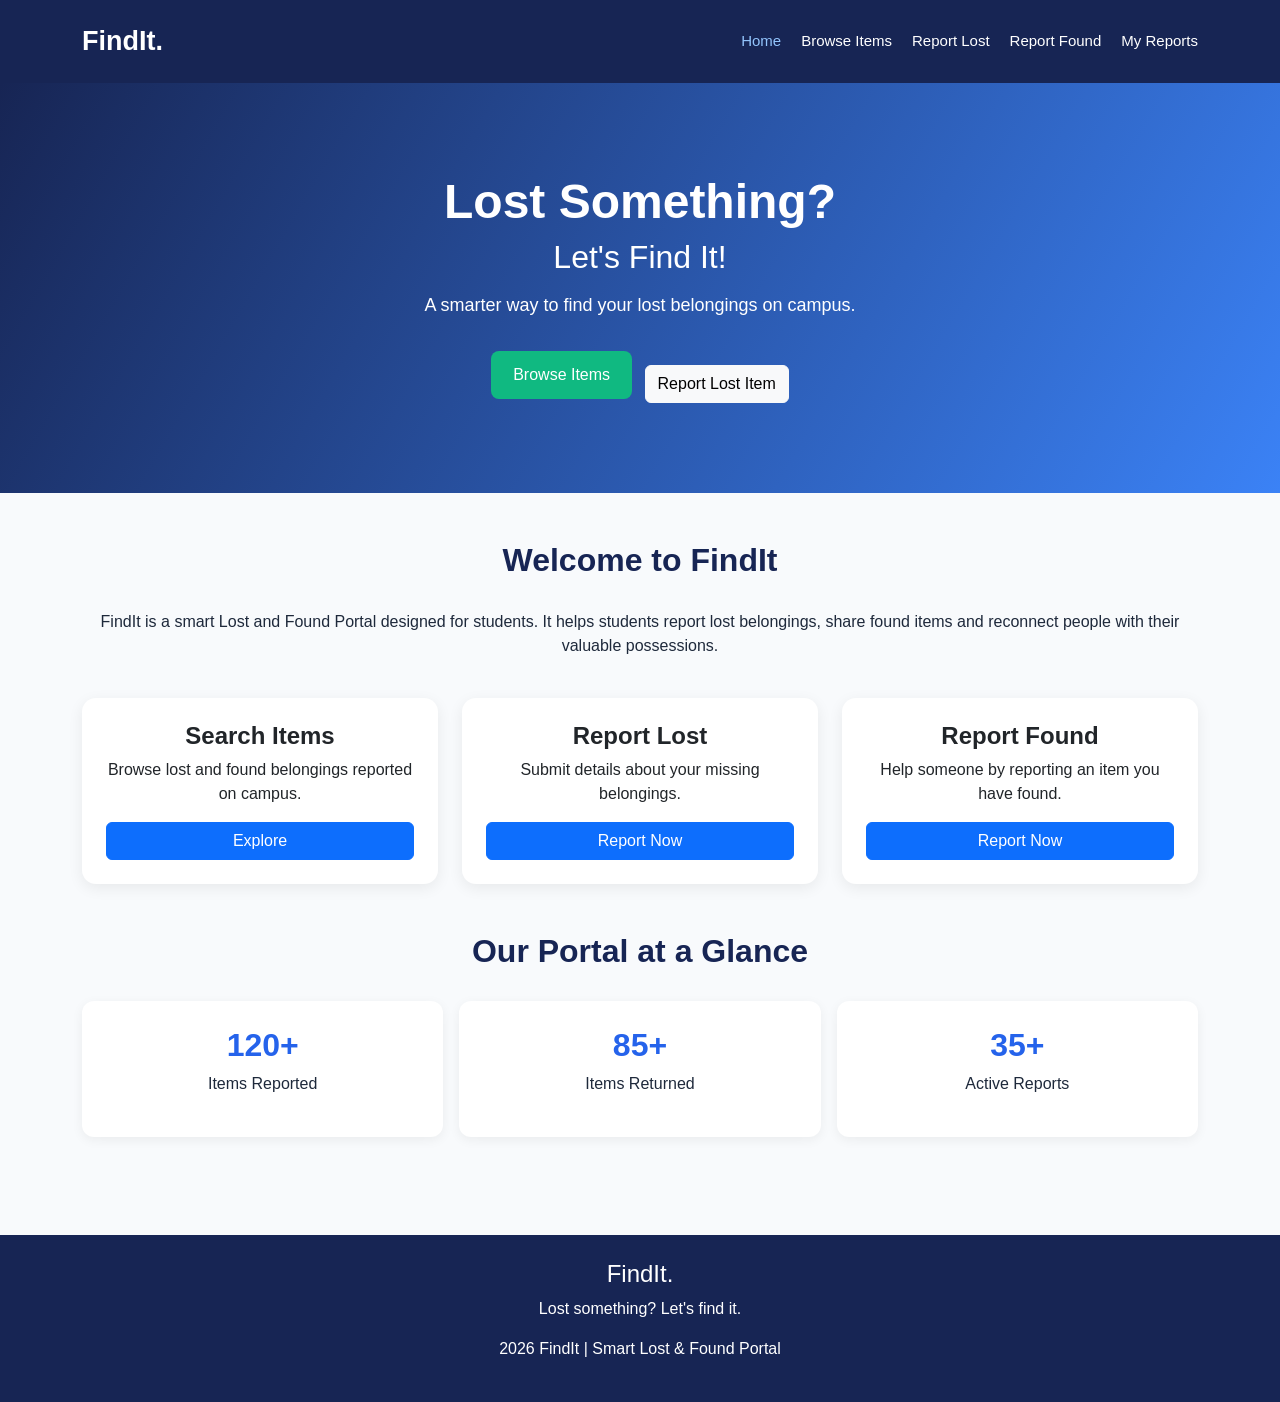
<file: index.html>
<!DOCTYPE html>
<html lang="en">
<head>
    <meta charset="UTF-8">
    <meta name="viewport" content="width=device-width, initial-scale=1.0">
    <title>FindIt - Home</title>
    <link href="https://cdn.jsdelivr.net/npm/bootstrap@5.3.3/dist/css/bootstrap.min.css" rel="stylesheet">
    <link rel="stylesheet" href="style.css">
</head>
<body>

<nav class="navbar">
    <div class="container d-flex justify-content-between flex-wrap">
        <a class="navbar-brand" href="index.html">FindIt.</a>
        <div class="nav-links">
            <a class="active" href="index.html">Home</a>
            <a href="browse.html">Browse Items</a>
            <a href="lost.html">Report Lost</a>
            <a href="found.html">Report Found</a>
            <a href="reports.html">My Reports</a>
        </div>
    </div>
</nav>

<section class="hero">
    <div class="container">
        <h1>Lost Something?</h1>
        <h2>Let's Find It!</h2>
        <p class="mt-3">A smarter way to find your lost belongings on campus.</p>
        <a href="browse.html" class="btn-green mt-3">Browse Items</a>
        <a href="lost.html" class="btn btn-light mt-3 ms-2">Report Lost Item</a>
    </div>
</section>

<section class="container py-5">
    <h2 class="section-title">Welcome to FindIt</h2>
    <p class="text-center">
        FindIt is a smart Lost and Found Portal designed for students.
        It helps students report lost belongings, share found items
        and reconnect people with their valuable possessions.
    </p>

    <div class="row g-4 mt-3">
        <div class="col-md-4">
            <div class="card p-4 text-center">
                <h4><b>Search Items</b></h4>
                <p>Browse lost and found belongings reported on campus.</p>
                <a href="browse.html" class="btn btn-primary">Explore</a>
            </div>
        </div>

        <div class="col-md-4">
            <div class="card p-4 text-center">

                <h4><b>Report Lost</b></h4>
                <p>Submit details about your missing belongings.</p>
                <a href="lost.html" class="btn btn-primary">Report Now</a>
            </div>
        </div>

        <div class="col-md-4">
            <div class="card p-4 text-center">
                <h4><b>Report Found</b></h4>
                <p>Help someone by reporting an item you have found.</p>
                <a href="found.html" class="btn btn-primary">Report Now</a>
            </div>
        </div>
    </div>
</section>

<section class="container pb-5">
    <h2 class="section-title">Our Portal at a Glance</h2>
    <div class="row g-3">
        <div class="col-md-4">
            <div class="stat-box">
                <h2>120+</h2>
                <p>Items Reported</p>
            </div>
        </div>
        <div class="col-md-4">
            <div class="stat-box">
                <h2>85+</h2>
                <p>Items Returned</p>
            </div>
        </div>
        <div class="col-md-4">
            <div class="stat-box">
                <h2>35+</h2>
                <p>Active Reports</p>
            </div>
        </div>
    </div>
</section>

<footer>
    <h4>FindIt.</h4>
    <p>Lost something? Let's find it.</p>
    <p>2026 FindIt | Smart Lost & Found Portal</p>
</footer>

</body>
</html>
</file>
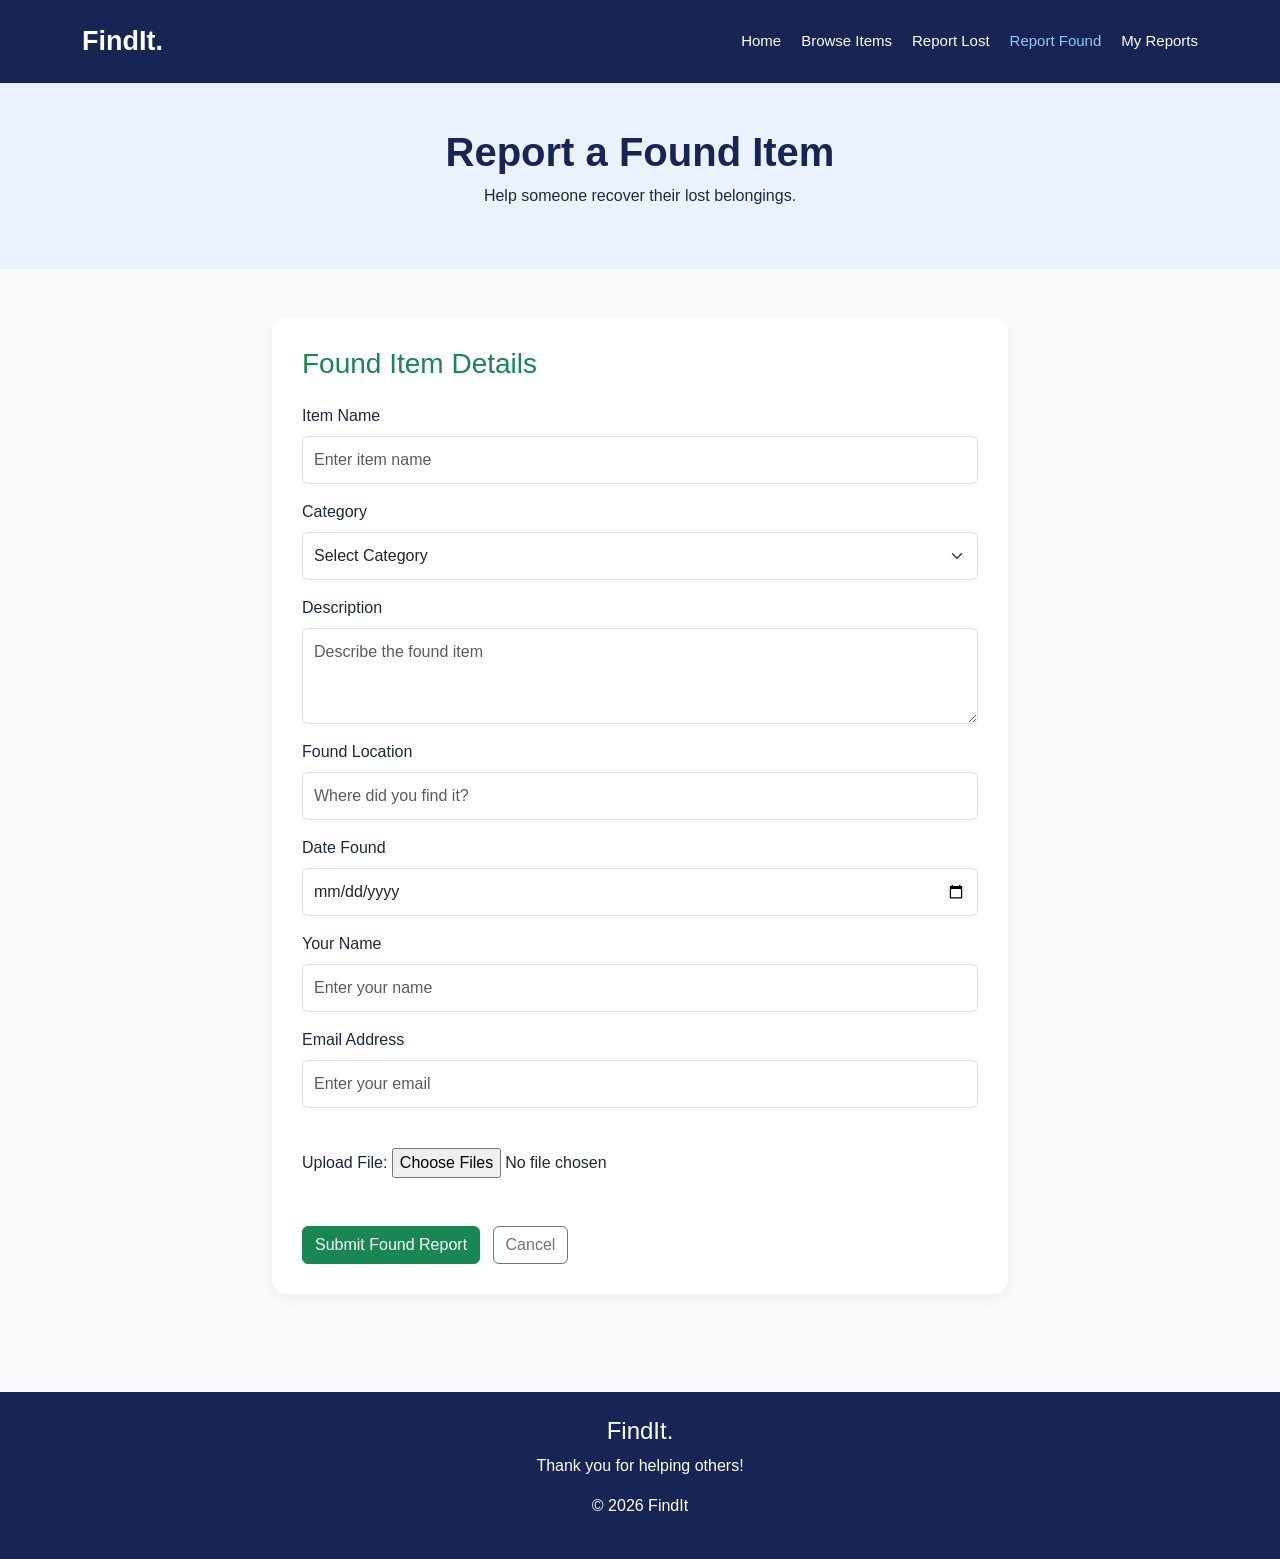
<file: found.html>
<!DOCTYPE html>
<html lang="en">
<head>
    <meta charset="UTF-8">
    <meta name="viewport" content="width=device-width, initial-scale=1.0">
    <title>FindIt - Report Found</title>
    <link href="https://cdn.jsdelivr.net/npm/bootstrap@5.3.3/dist/css/bootstrap.min.css" rel="stylesheet">
    <link rel="stylesheet" href="style.css">
</head>
<body>

<nav class="navbar">
    <div class="container d-flex justify-content-between flex-wrap">
        <a class="navbar-brand" href="index.html">FindIt.</a>
        <div class="nav-links">
            <a href="index.html">Home</a>
            <a href="browse.html">Browse Items</a>
            <a href="lost.html">Report Lost</a>
            <a class="active" href="found.html">Report Found</a>
            <a href="reports.html">My Reports</a>
        </div>
    </div>
</nav>

<div class="page-heading">
    <h1>Report a Found Item</h1>
    <p>Help someone recover their lost belongings.</p>
</div>

<section class="container py-5">
    <div class="row justify-content-center">
        <div class="col-md-8">
            <div class="form-box">
                <h3 class="mb-4 text-success">Found Item Details</h3>

                <form action="#" method="get">
                    <div class="mb-3">
                        <label class="form-label">Item Name</label>
                        <input type="text" class="form-control"
                               placeholder="Enter item name" required>
                    </div>

                    <div class="mb-3">
                        <label class="form-label">Category</label>
                        <select class="form-select" required>
                            <option value="">Select Category</option>
                            <option>Electronics</option>
                            <option>Books</option>
                            <option>Clothing</option>
                            <option>Accessories</option>
                            <option>Other</option>
                        </select>
                    </div>

                    <div class="mb-3">
                        <label class="form-label">Description</label>
                        <textarea class="form-control" rows="3"
                                  placeholder="Describe the found item"></textarea>
                    </div>

                    <div class="mb-3">
                        <label class="form-label">Found Location</label>
                        <input type="text" class="form-control"
                               placeholder="Where did you find it?">
                    </div>

                    <div class="mb-3">
                        <label class="form-label">Date Found</label>
                        <input type="date" class="form-control">
                    </div>

                    <div class="mb-3">
                        <label class="form-label">Your Name</label>
                        <input type="text" class="form-control"
                               placeholder="Enter your name" required>
                    </div>

                    <div class="mb-3">
                        <label class="form-label">Email Address</label>
                        <input type="email" class="form-control"
                               placeholder="Enter your email" required>
                    </div>
                    <br>
                    <pr>Upload File: </pr>
                    <input type="file" id="files" multiple><br><br><br>

                    <button type="submit" class="btn btn-success">
                        Submit Found Report
                    </button>

                    <a href="browse.html" class="btn btn-outline-secondary ms-2">
                        Cancel
                    </a>
                </form>
            </div>
        </div>
    </div>
</section>

<footer>
    <h4>FindIt.</h4>
    <p>Thank you for helping others!</p>
    <p>© 2026 FindIt</p>
</footer>

</body>
</html>
</file>
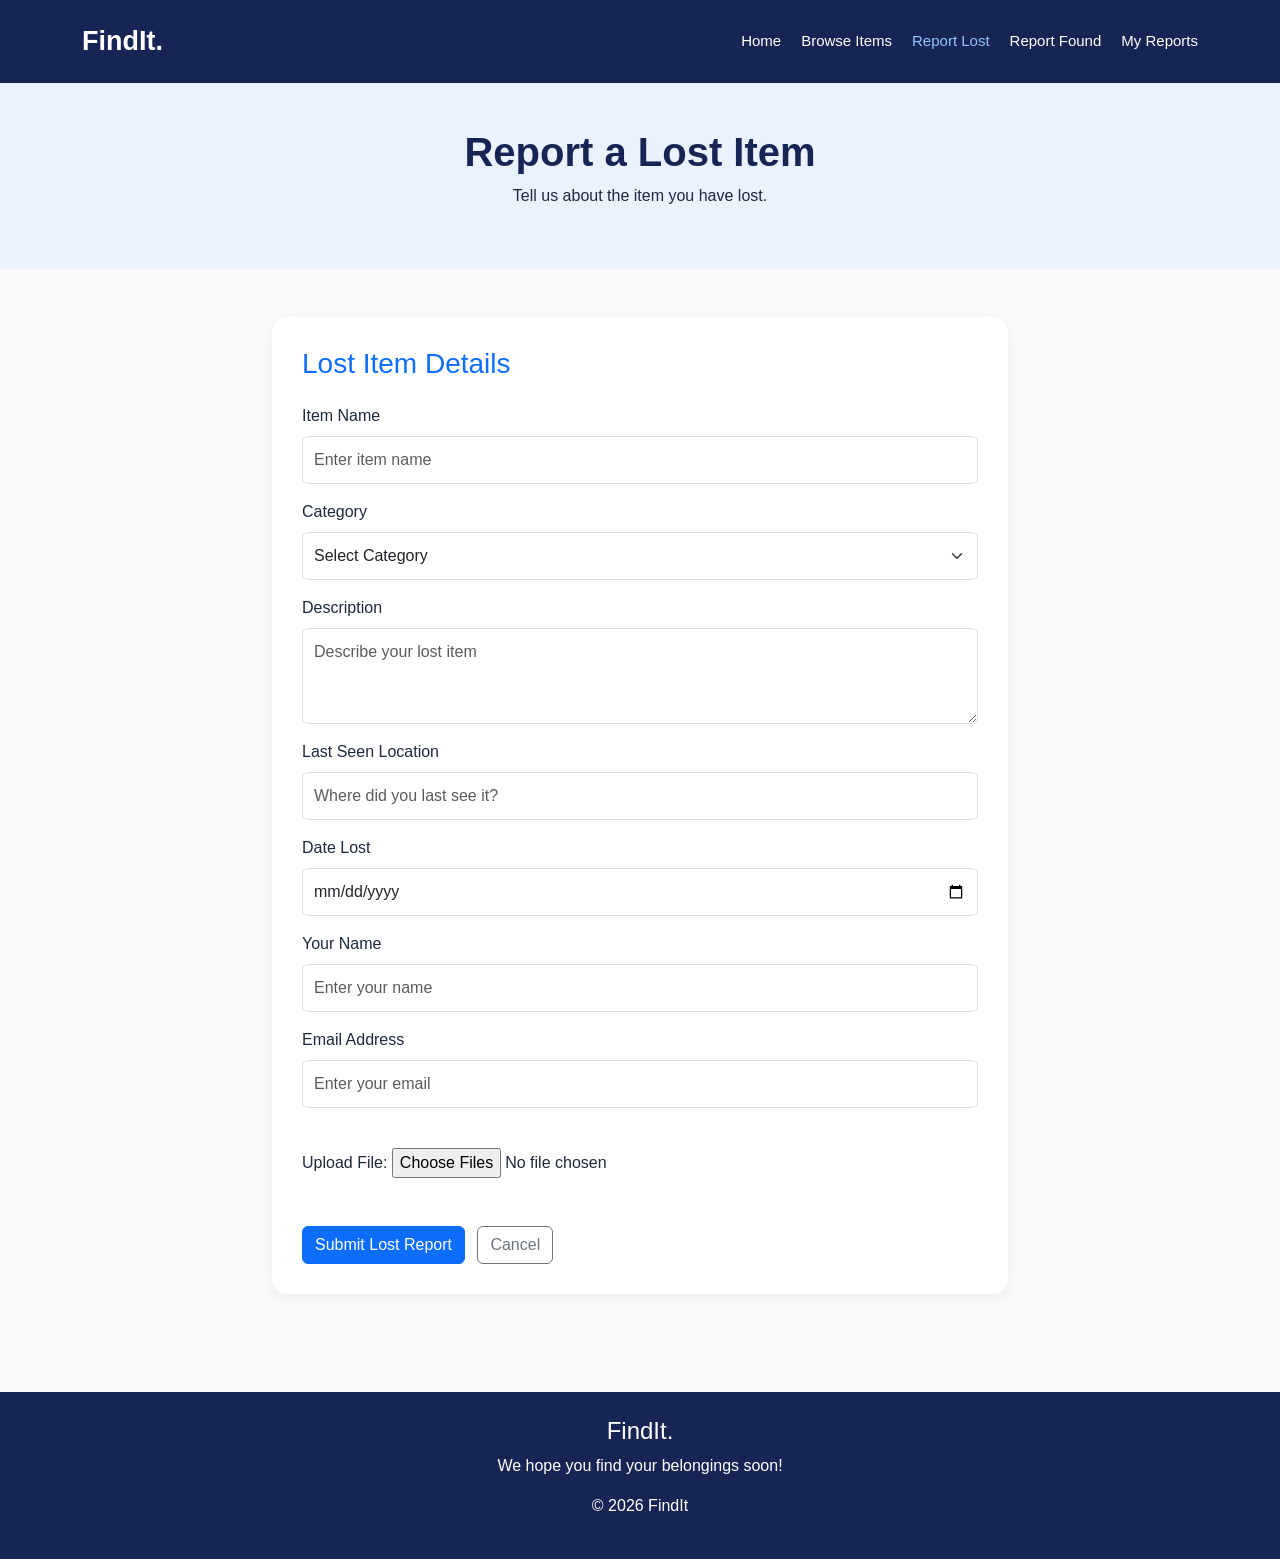
<file: lost.html>
<!DOCTYPE html>
<html lang="en">
<head>
    <meta charset="UTF-8">
    <meta name="viewport" content="width=device-width, initial-scale=1.0">
    <title>FindIt - Report Lost</title>
    <link href="https://cdn.jsdelivr.net/npm/bootstrap@5.3.3/dist/css/bootstrap.min.css" rel="stylesheet">
    <link rel="stylesheet" href="style.css">
</head>
<body>

<nav class="navbar">
    <div class="container d-flex justify-content-between flex-wrap">
        <a class="navbar-brand" href="index.html">FindIt.</a>
        <div class="nav-links">
            <a href="index.html">Home</a>
            <a href="browse.html">Browse Items</a>
            <a class="active" href="lost.html">Report Lost</a>
            <a href="found.html">Report Found</a>
            <a href="reports.html">My Reports</a>
        </div>
    </div>
</nav>

<div class="page-heading">
    <h1>Report a Lost Item</h1>
    <p>Tell us about the item you have lost.</p>
</div>

<section class="container py-5">
    <div class="row justify-content-center">
        <div class="col-md-8">
            <div class="form-box">
                <h3 class="mb-4 text-primary">Lost Item Details</h3>

                <form action="#" method="get">
                    <div class="mb-3">
                        <label class="form-label">Item Name</label>
                        <input type="text" class="form-control"
                               placeholder="Enter item name" required>
                    </div>

                    <div class="mb-3">
                        <label class="form-label">Category</label>
                        <select class="form-select" required>
                            <option value="">Select Category</option>
                            <option>Electronics</option>
                            <option>Books</option>
                            <option>Clothing</option>
                            <option>Accessories</option>
                            <option>Other</option>
                        </select>
                    </div>

                    <div class="mb-3">
                        <label class="form-label">Description</label>
                        <textarea class="form-control" rows="3"
                                  placeholder="Describe your lost item"></textarea>
                    </div>

                    <div class="mb-3">
                        <label class="form-label">Last Seen Location</label>
                        <input type="text" class="form-control"
                               placeholder="Where did you last see it?">
                    </div>

                    <div class="mb-3">
                        <label class="form-label">Date Lost</label>
                        <input type="date" class="form-control">
                    </div>

                    <div class="mb-3">
                        <label class="form-label">Your Name</label>
                        <input type="text" class="form-control"
                               placeholder="Enter your name" required>
                    </div>

                    <div class="mb-3">
                        <label class="form-label">Email Address</label>
                        <input type="email" class="form-control"
                               placeholder="Enter your email" required>
                    </div>
                    <br>
                    <pr>Upload File: </pr>
                    <input type="file" id="files" multiple><br><br><br>

                    <button type="submit" class="btn btn-primary">
                        Submit Lost Report
                    </button>

                    <a href="browse.html" class="btn btn-outline-secondary ms-2">
                        Cancel
                    </a>
                </form>
            </div>
        </div>
    </div>
</section>

<footer>
    <h4>FindIt.</h4>
    <p>We hope you find your belongings soon!</p>
    <p>© 2026 FindIt</p>
</footer>

</body>
</html>
</file>
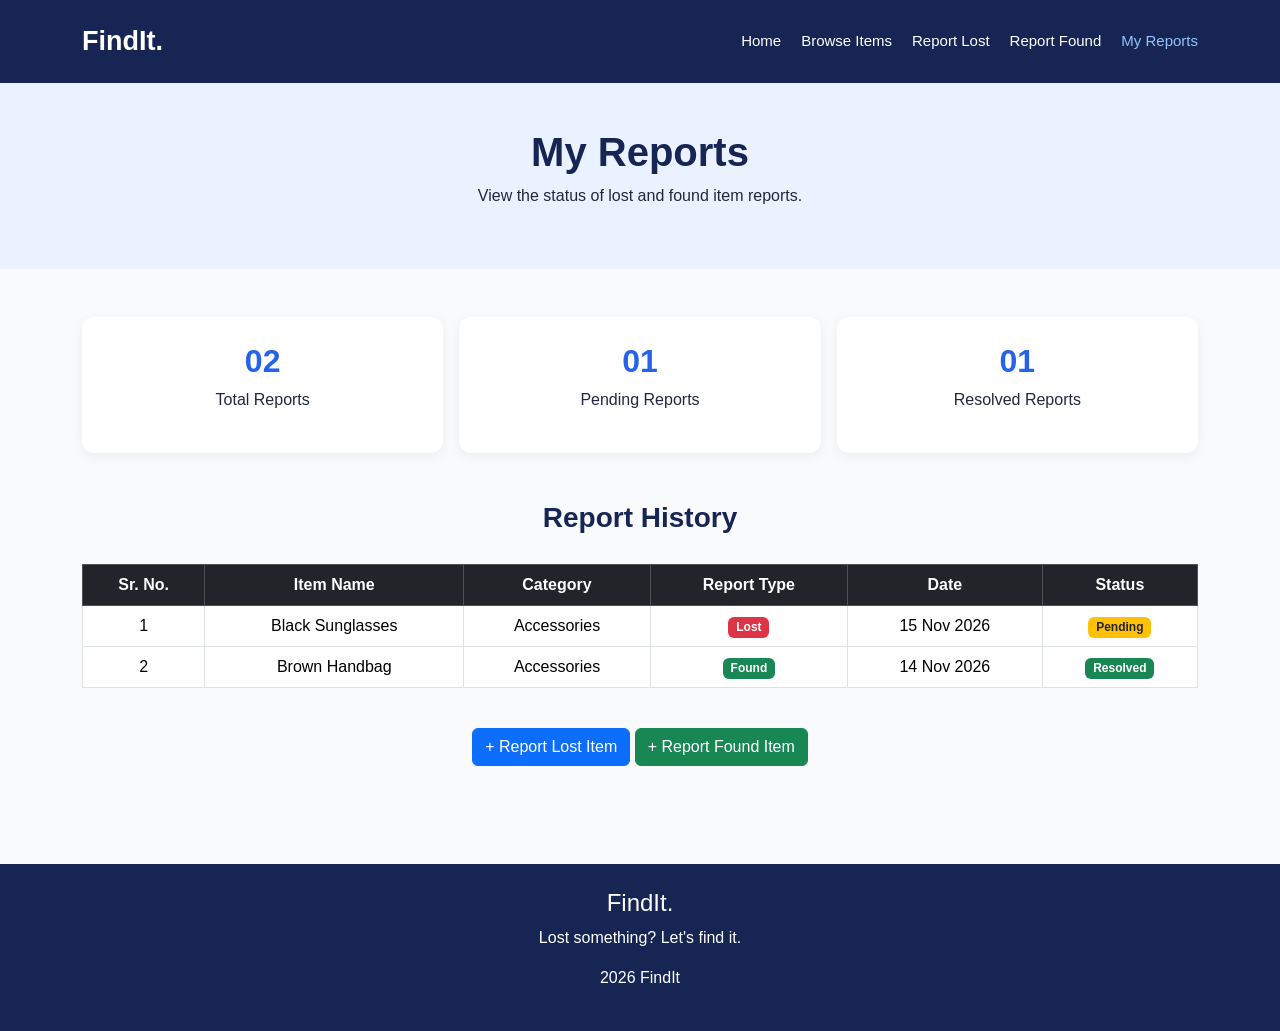
<file: reports.html>
<!DOCTYPE html>
<html lang="en">
<head>
    <meta charset="UTF-8">
    <meta name="viewport" content="width=device-width, initial-scale=1.0">
    <title>FindIt - My Reports</title>
    <link href="https://cdn.jsdelivr.net/npm/bootstrap@5.3.3/dist/css/bootstrap.min.css" rel="stylesheet">
    <link rel="stylesheet" href="style.css">
</head>
<body>

<nav class="navbar">
    <div class="container d-flex justify-content-between flex-wrap">
        <a class="navbar-brand" href="index.html">FindIt.</a>
        <div class="nav-links">
            <a href="index.html">Home</a>
            <a href="browse.html">Browse Items</a>
            <a href="lost.html">Report Lost</a>
            <a href="found.html">Report Found</a>
            <a class="active" href="reports.html">My Reports</a>
        </div>
    </div>
</nav>

<div class="page-heading">
    <h1>My Reports</h1>
    <p>View the status of lost and found item reports.</p>
</div>

<section class="container py-5">

    <div class="row g-3 mb-5">
        <div class="col-md-4">
            <div class="stat-box">
                <h2>02</h2>
                <p>Total Reports</p>
            </div>
        </div>

        <div class="col-md-4">
            <div class="stat-box">
                <h2>01</h2>
                <p>Pending Reports</p>
            </div>
        </div>

        <div class="col-md-4">
            <div class="stat-box">
                <h2>01</h2>
                <p>Resolved Reports</p>
            </div>
        </div>
    </div>

    <h3 class="section-title">Report History</h3>

    <div class="table-responsive">
        <table class="table table-bordered table-hover text-center align-middle bg-white">
            <thead class="table-dark">
                <tr>
                    <th>Sr. No.</th>
                    <th>Item Name</th>
                    <th>Category</th>
                    <th>Report Type</th>
                    <th>Date</th>
                    <th>Status</th>
                </tr>
            </thead>

            <tbody>
                <tr>
                    <td>1</td>
                    <td>Black Sunglasses</td>
                    <td>Accessories</td>
                    <td><span class="badge bg-danger">Lost</span></td>
                    <td>15 Nov 2026</td>
                    <td><span class="badge bg-warning text-dark">Pending</span></td>
                </tr>

                <tr>
                    <td>2</td>
                    <td>Brown Handbag</td>
                    <td>Accessories</td>
                    <td><span class="badge bg-success">Found</span></td>
                    <td>14 Nov 2026</td>
                    <td><span class="badge bg-success">Resolved</span></td>
                </tr>
            </tbody>
        </table>
    </div>

    <div class="text-center mt-4">
        <a href="lost.html" class="btn btn-primary">+ Report Lost Item</a>
        <a href="found.html" class="btn btn-success">+ Report Found Item</a>
    </div>

</section>

<footer>
    <h4>FindIt.</h4>
    <p>Lost something? Let's find it.</p>
    <p>2026 FindIt</p>
</footer>

</body>
</html>
</file>
<file: style.css>
body {
    font-family: Arial, sans-serif;
    background: #f8fafc;
    color: #1e293b;
    margin: 0;
}

.navbar {
    background: #172554;
    padding: 16px 0;
}

.navbar-brand {
    color: white;
    font-size: 27px;
    font-weight: bold;
    text-decoration: none;
}

.nav-links {
    display: flex;
    flex-wrap: wrap;
    gap: 20px;
    justify-content: flex-end;
}

.nav-links a {
    color: white;
    text-decoration: none;
    font-size: 15px;
}

.nav-links a:hover,
.nav-links a.active {
    color: #93c5fd;
}

.hero {
    background: linear-gradient(120deg, #172554, #3b82f6);
    color: white;
    text-align: center;
    padding: 90px 20px;
}

.hero h1 {
    font-size: 48px;
    font-weight: bold;
}

.hero p {
    font-size: 18px;
}

.btn-green {
    background: #10b981;
    color: white;
    border: none;
    padding: 12px 22px;
    border-radius: 8px;
    text-decoration: none;
    display: inline-block;
}

.btn-green:hover {
    background: #059669;
    color: white;
}

.section-title {
    color: #172554;
    font-weight: bold;
    text-align: center;
    margin-bottom: 30px;
}

.card {
    border: none;
    border-radius: 14px;
    box-shadow: 0 4px 15px rgba(0,0,0,0.07);
    overflow: hidden;
    height: 100%;
}

.card img {
    height: 190px;
    width: 100%;
    object-fit: cover;
}

.card-body {
    padding: 22px;
}

.form-box {
    background: white;
    padding: 30px;
    border-radius: 15px;
    box-shadow: 0 4px 15px rgba(0,0,0,0.06);
}

.form-control,
.form-select {
    padding: 11px;
}

footer {
    background: #172554;
    color: white;
    text-align: center;
    padding: 25px;
    margin-top: 50px;
}

.page-heading {
    background: #eaf1ff;
    padding: 45px 15px;
    text-align: center;
}

.page-heading h1 {
    color: #172554;
    font-weight: bold;
}

.stat-box {
    background: white;
    padding: 25px;
    border-radius: 12px;
    box-shadow: 0 3px 12px rgba(0,0,0,0.06);
    text-align: center;
}

.stat-box h2 {
    color: #2563eb;
    font-weight: bold;
}

@media (max-width: 768px) {
    .hero h1 {
        font-size: 35px;
    }

    .nav-links {
        justify-content: center;
        gap: 12px;
        margin-top: 15px;
    }

    .form-box {
        padding: 20px;
    }
}
</file>
